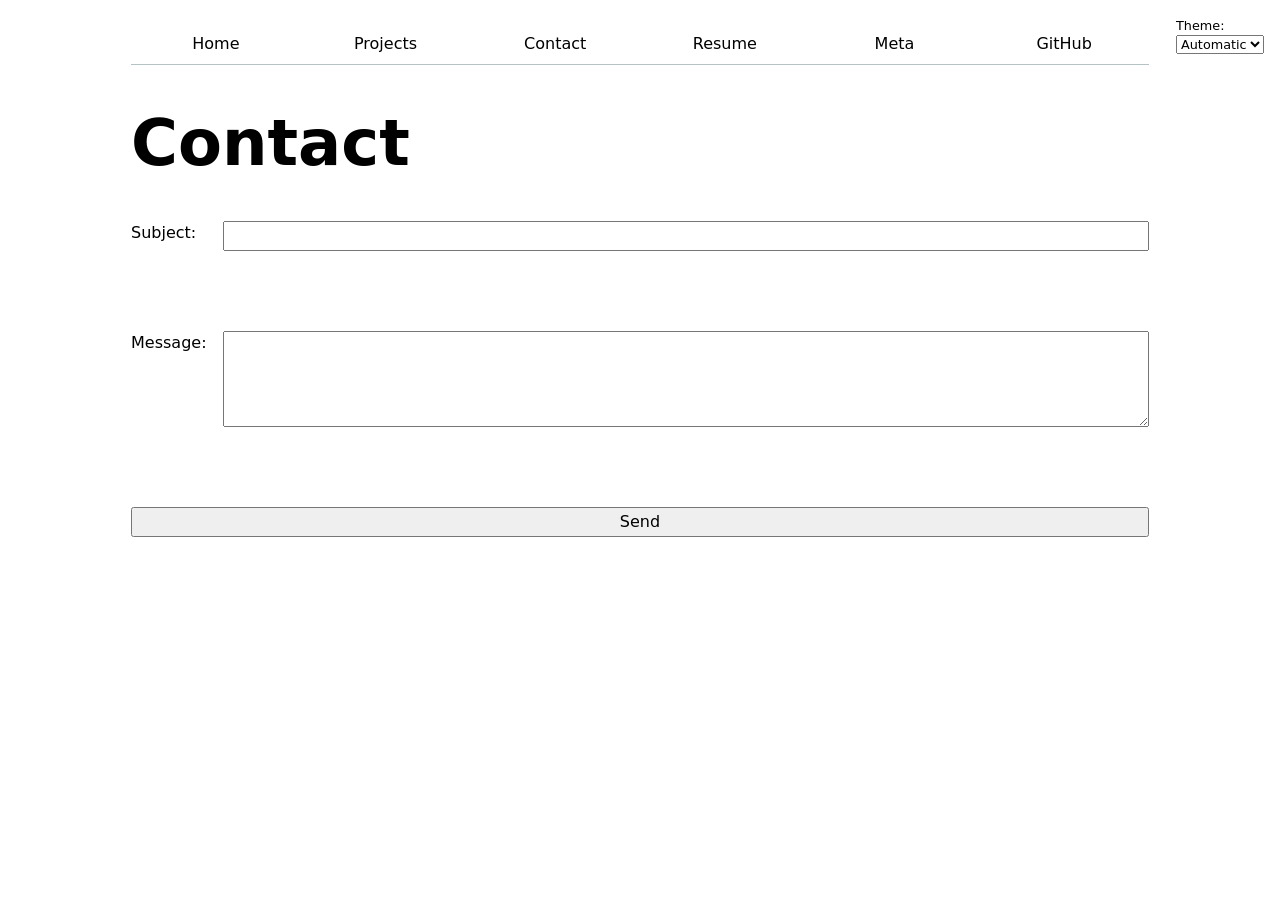
<file: contact/index.html>
<!DOCTYPE html>
<html lang="en">
<head>
    <meta charset="UTF-8">
    <meta name="viewport" content="width=device-width, initial-scale=1.0">
    <title>Contact</title>
    <link rel="stylesheet" href="../style.css">
</head>
<body>
    <h1>Contact</h1>
    <form action="mailto:k2peng@ucsd.edu" method="GET">

    <label>
      Subject:
      <input name="subject">
    </label>

    <br><br>

    <label>
      Message:
      <textarea name="body"></textarea>
    </label>

    <br><br>

    <button>Send</button>

  </form>
  <script type="module" src="../global.js"></script>
</body>
</html>
</file>
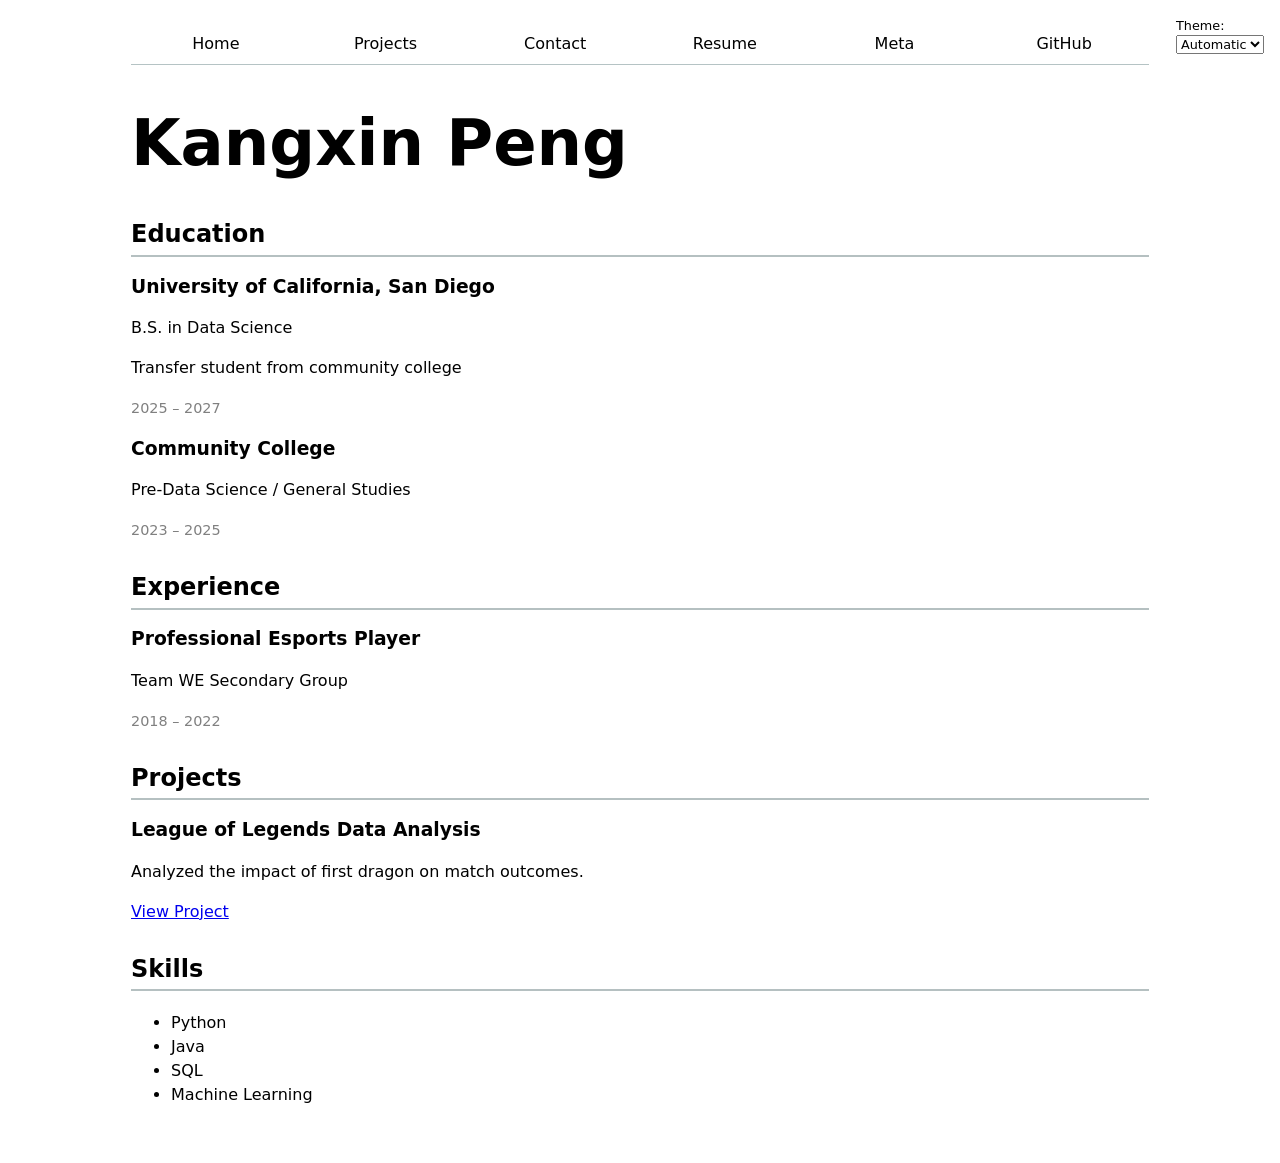
<file: resume/index.html>
<!DOCTYPE html>
<html lang="en">
<head>
    <meta charset="UTF-8">
    <meta name="viewport" content="width=device-width, initial-scale=1.0">
    <title>Resume</title>
    <link rel="stylesheet" href="../style.css">
</head>
<body>
    <script type="module" src="../global.js"></script>

    <h1>Kangxin Peng</h1>
    <section>
    <h2>Education</h2>

    <article>
        <h3>University of California, San Diego</h3>
        <p>B.S. in Data Science</p>
        <p>Transfer student from community college</p>
        <time>2025 – 2027</time>
    </article>

    <article>
        <h3>Community College</h3>
        <p>Pre-Data Science / General Studies</p>
        <time>2023 – 2025</time>
    </article>
</section>
    <section>
        <h2>Experience</h2>

        <article>
            <h3>Professional Esports Player</h3>
            <p>Team WE Secondary Group</p>
            <time>2018 – 2022</time>
        </article>
    </section>
    <section>
        <h2>Projects</h2>

        <article>
            <h3>League of Legends Data Analysis</h3>
            <p>Analyzed the impact of first dragon on match outcomes.</p>
            <a href="https://kpengds.github.io/The-Impact-of-the-First-Dragon-on-Match-Outcomes-in-League-of-Legends/">
                View Project
            </a>
        </article>
    </section>
    <section>
        <h2>Skills</h2>
        <ul>
            <li>Python</li>
            <li>Java</li>
            <li>SQL</li>
            <li>Machine Learning</li>
        </ul>
    </section>
</body>
</html>
</file>
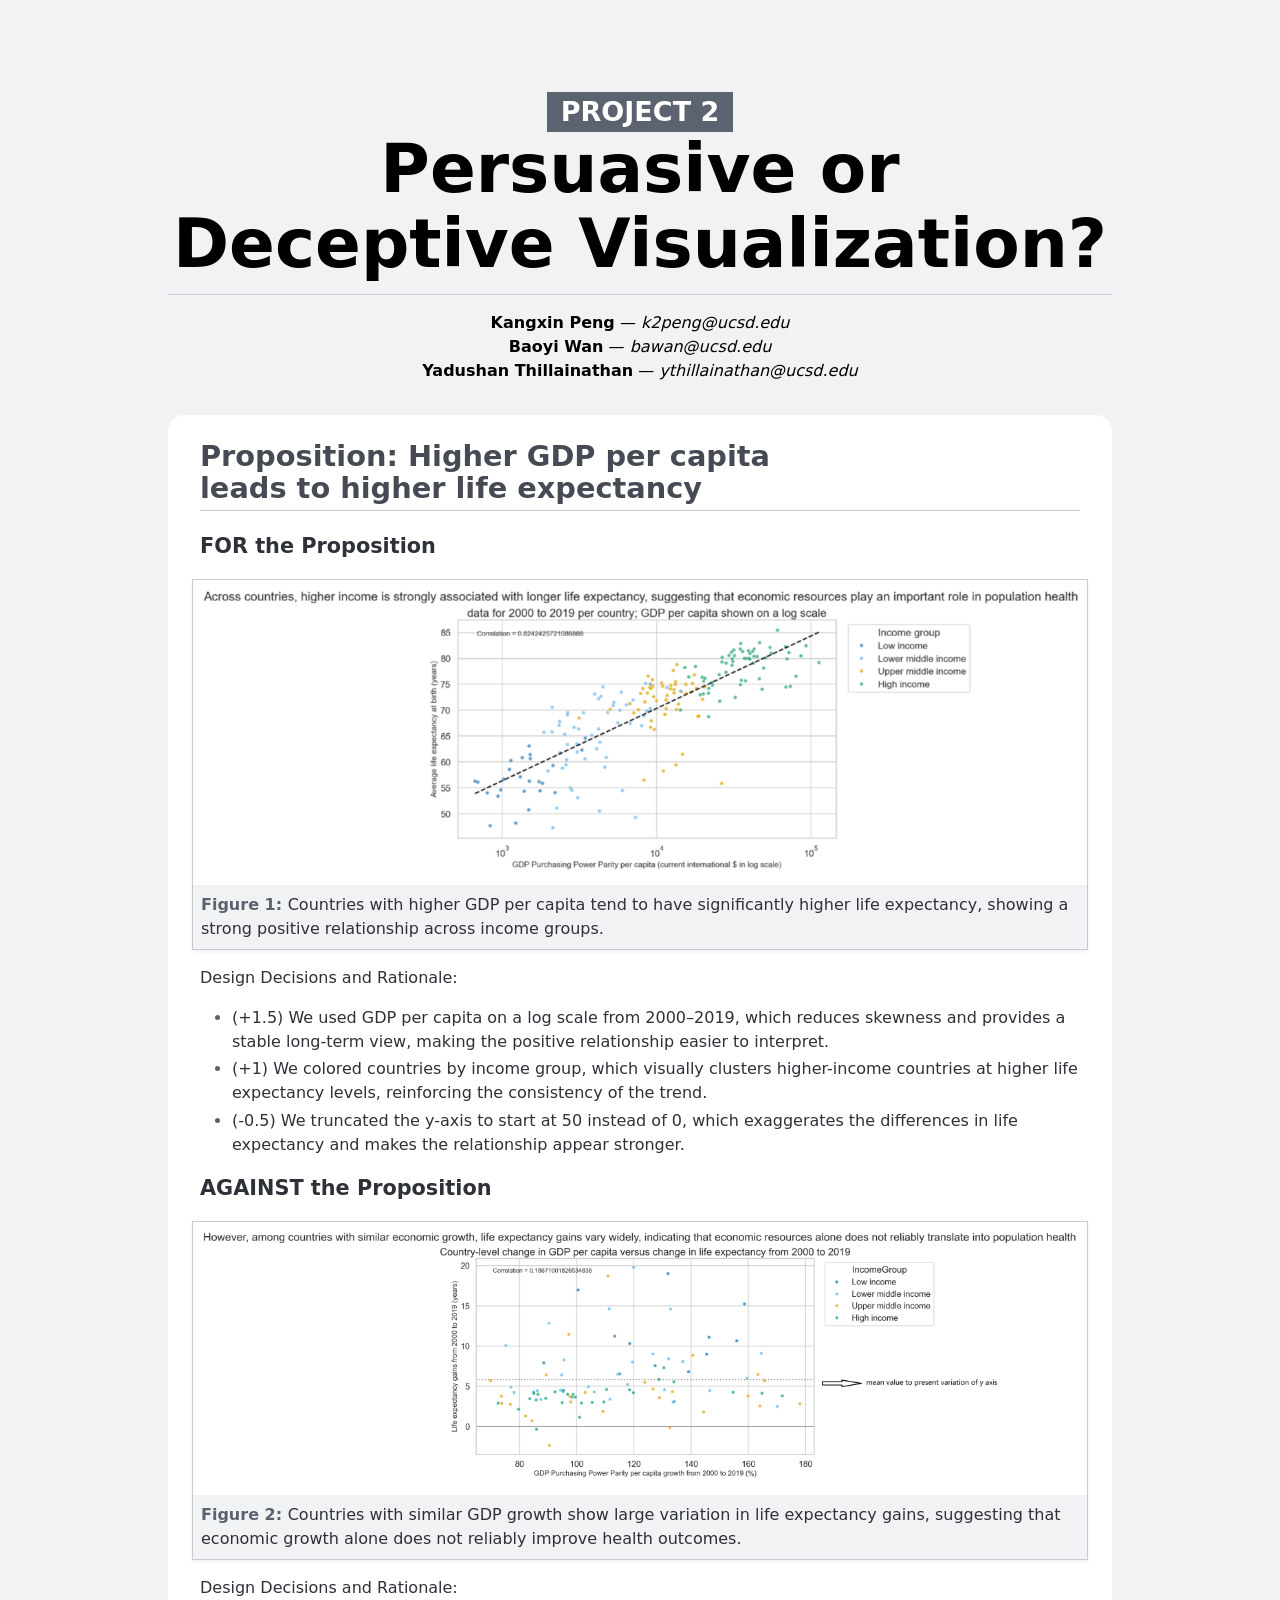
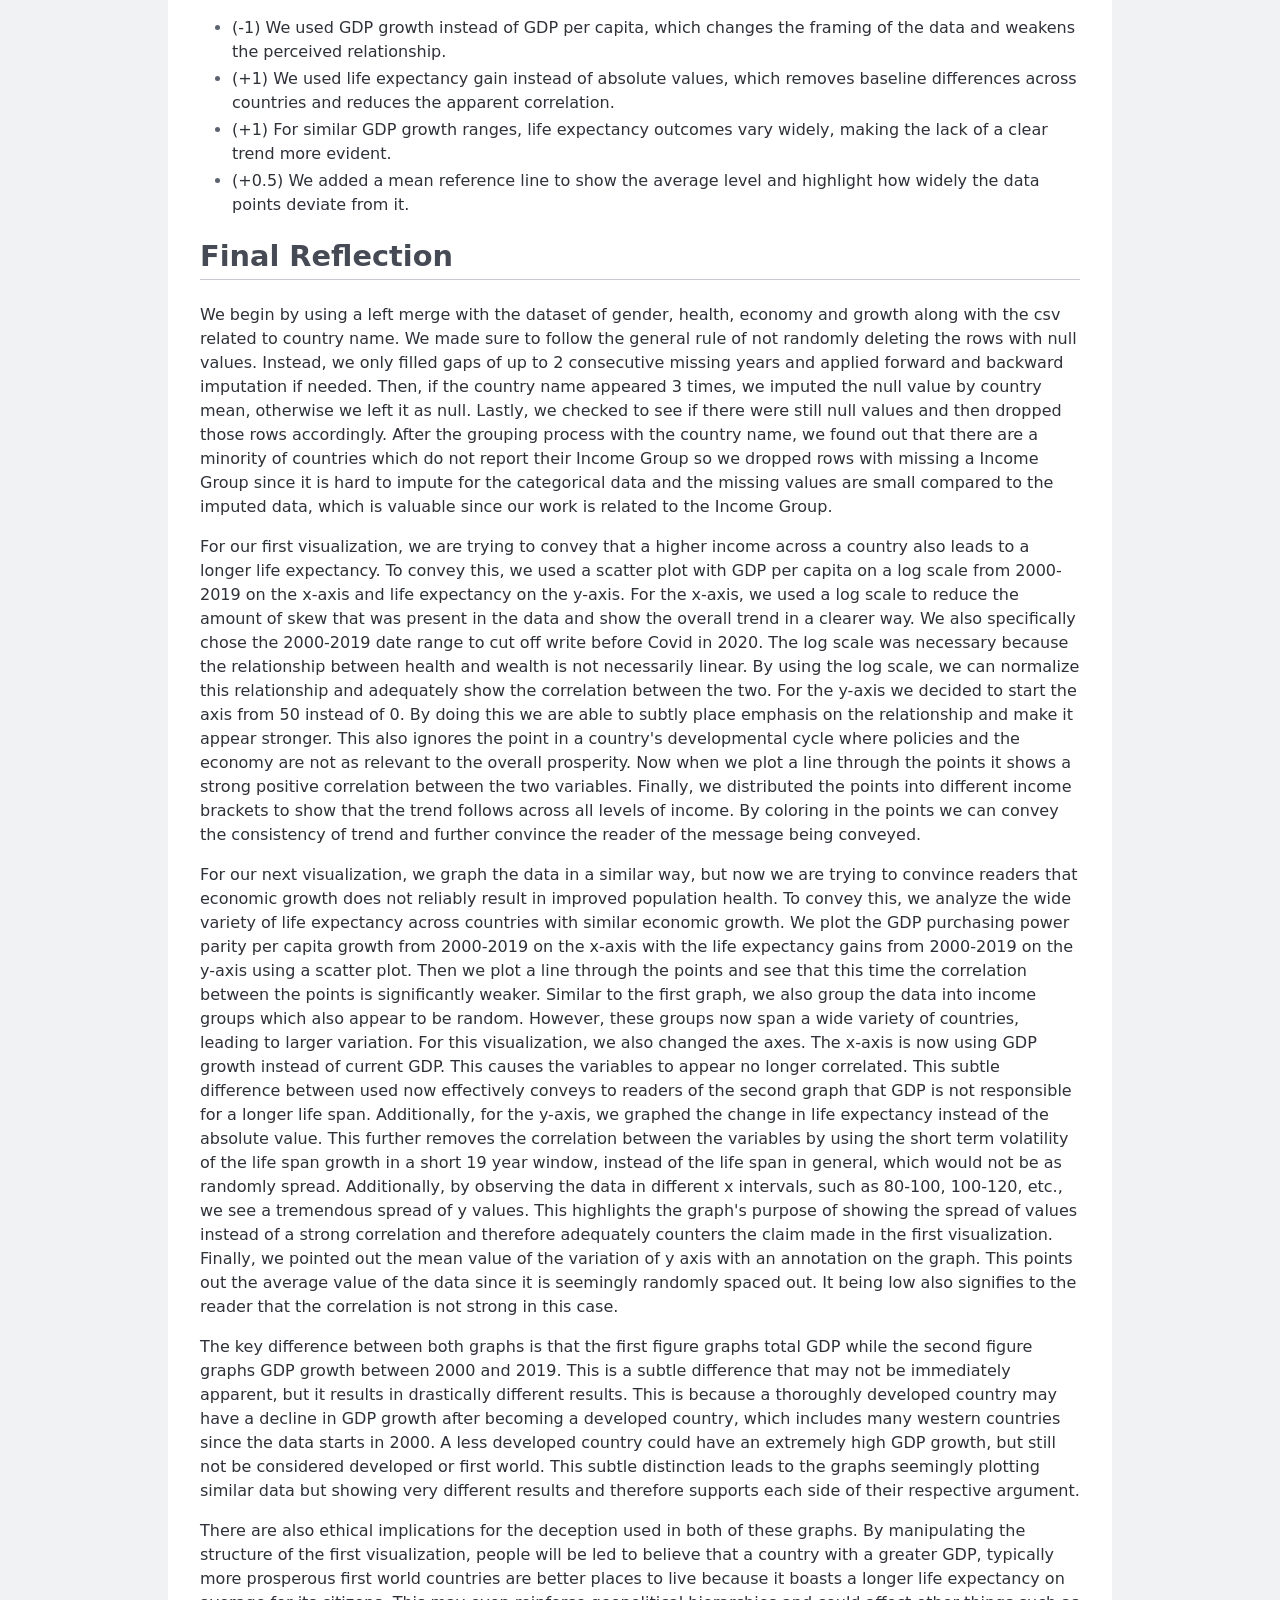
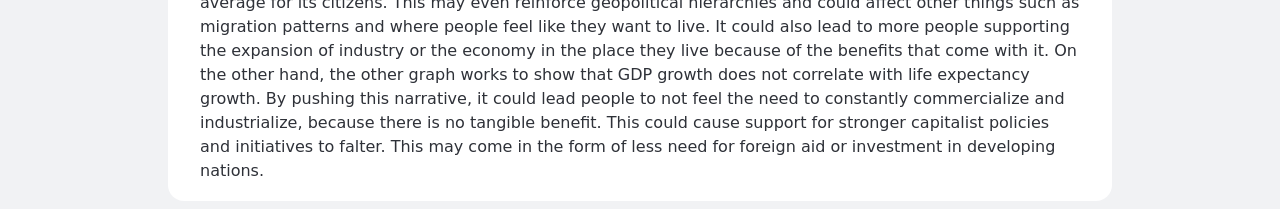
<file: project2/project2_report.html>
<!doctype html>
<html lang="en">
    <head>
        <title>Project 2 Report</title>
        <style>
            :root {
                --color-neutral-95: hsl(220 10% 95%);
                --color-neutral-90: hsl(220 10% 90%);
                --color-neutral-80: hsl(220 10% 80%);
                --color-neutral-70: hsl(220 10% 70%);
                --color-neutral-60: hsl(220 10% 60%);
                --color-neutral-50: hsl(220 10% 50%);
                --color-neutral-40: hsl(220 10% 40%);
                --color-neutral-30: hsl(220 10% 30%);
                --color-neutral-20: hsl(220 10% 20%);
                --color-neutral-10: hsl(220 10% 10%);
            }

            html {
                font: 100%/1.5 system-ui;
                counter-reset: figure;
                background: var(--color-neutral-95);
                max-width: min(75vw, 80em);
                margin: 0 auto;
            }

            /* Images */
            figure {
                text-align: center;
            }

            img {
                width: 100%;
                max-width: 1000px;
                border-radius: 8px;
            }

            /* Headings */

            h1,
            h2,
            h3,
            h4,
            h5,
            h6 {
                line-height: 1.1;
                font-weight: 600;
                text-wrap: balance;
            }

            h1,
            h2 {
                border-bottom: 1px solid var(--color-neutral-80);
                padding-bottom: 0.2em;
            }

            h1 {
                margin-block: 1em 0.5rem;
                font-size: clamp(2.5em, 150% + 2vh + 2vw, 10vmin);
                font-weight: 800;

                small {
                    display: block;
                    width: fit-content;
                    padding: 0.2em 0.5em;
                    margin-inline: auto;
                    color: white;
                    background: var(--color-neutral-40);
                    font-size: 40%;
                    text-transform: uppercase;
                    white-space: nowrap;
                }
            }

            h2 {
                font-size: 180%;
                color: var(--color-neutral-30);
            }

            h3 {
                font-size: 130%;
            }

            /* Lists */

            ul,
            ol {
                padding-inline-start: 2em;
            }

            li {
                &::marker {
                    color: var(--color-neutral-40);
                }

                + li {
                    margin-top: 0.2em;
                }
            }

            /* Sectioning elements */

            header {
                padding-block: 1em;
                text-align: center;
            }

            main {
                background: white;
                color: var(--color-neutral-20);
                border-radius: 1rem;
                padding: 0.1rem 2rem;
            }

            /* Figures */

            figure {
                margin: 1em 0;
                padding: 0.5rem;
                margin-inline: -0.5em;
                border: 1px solid var(--color-neutral-80);
                box-shadow: 0 0.1em 0.2em var(--color-neutral-95);
                text-align: center;
                background: white;

                > figcaption {
                    font: 500 75% var(--font-sans);
                    background: var(--color-neutral-95);
                    padding: 0.5rem;
                    margin: -0.5rem;
                    margin-top: 0.5rem;
                    counter-increment: figure;
                    text-align: left;

                    &::before {
                        content: "Figure " counter(figure) ": ";
                        font-weight: bold;
                        color: var(--color-neutral-40);
                    }

                    a:not(:hover, :focus, :active) {
                        color: inherit;
                        text-decoration: underline;
                        text-decoration-color: color-mix(
                            in lab,
                            currentColor,
                            transparent 70%
                        );
                    }
                }
            }
        </style>
    </head>

    <body>
        <header>
            <h1>
                <small>Project 2</small>
                Persuasive or Deceptive Visualization?
            </h1>

            <p>
                <strong>Kangxin Peng</strong> — <em>k2peng@ucsd.edu</em><br>
                <strong>Baoyi Wan</strong> — <em>bawan@ucsd.edu</em><br>
                <strong>Yadushan Thillainathan</strong> — <em>ythillainathan@ucsd.edu</em>
            </p>
        </header>

        <main>
            <h2>Proposition: Higher GDP per capita leads to higher life expectancy</h2>

            <section>
                <h3>FOR the Proposition</h3>

                <figure>
                    <img src="image1.png" alt="" />
                    <figcaption>Countries with higher GDP per capita tend to have significantly higher life expectancy, showing a strong positive relationship across income groups.</figcaption>
                </figure>

                <p>Design Decisions and Rationale:</p>

                <ul>
                    <li>(+1.5) We used GDP per capita on a log scale from 2000–2019, which reduces skewness and provides a stable long-term view, making the positive relationship easier to interpret.</li>
                    <li>(+1) We colored countries by income group, which visually clusters higher-income countries at higher life expectancy levels, reinforcing the consistency of the trend.</li>
                    <li>(-0.5) We truncated the y-axis to start at 50 instead of 0, which exaggerates the differences in life expectancy and makes the relationship appear stronger.</li>
                </ul>
            </section>

            <section>
                <h3>AGAINST the Proposition</h3>

                <figure>
                    <img src="image2.png" alt="" />
                    <figcaption>Countries with similar GDP growth show large variation in life expectancy gains, suggesting that economic growth alone does not reliably improve health outcomes.</figcaption>
                </figure>

                <p>Design Decisions and Rationale:</p>

                <ul>
                    <li>(-1) We used GDP growth instead of GDP per capita, which changes the framing of the data and weakens the perceived relationship.</li>
                    <li>(+1) We used life expectancy gain instead of absolute values, which removes baseline differences across countries and reduces the apparent correlation.</li>
                    <li>(+1) For similar GDP growth ranges, life expectancy outcomes vary widely, making the lack of a clear trend more evident.</li>
                    <li>(+0.5) We added a mean reference line to show the average level and highlight how widely the data points deviate from it.</li>
                </ul>
            </section>

            <section>
                <h2>Final Reflection</h2>

                <p>We begin by using a left merge with the dataset of gender, health, economy and growth along with the csv related to country name. We made sure to follow the general rule of not randomly deleting the rows with null values. Instead, we only filled gaps of up to 2 consecutive missing years and applied forward and backward imputation if needed. Then, if the country name appeared 3 times, we imputed the null value by country mean, otherwise we left it as null. Lastly, we checked to see if there were still null values and then dropped those rows accordingly. After the grouping process with the country name, we found out that there are a minority of countries which do not report their Income Group so we dropped rows with missing a Income Group since it is hard to impute for the categorical data and the missing values are small compared to the imputed data, which is valuable since our work is related to the Income Group.</p>
                <p>For our first visualization, we are trying to convey that a higher income across a country also leads to a longer life expectancy. To convey this, we used a scatter plot with GDP per capita on a log scale from 2000-2019 on the x-axis and life expectancy on the y-axis. For the x-axis, we used a log scale to reduce the amount of skew that was present in the data and show the overall trend in a clearer way. We also specifically chose the 2000-2019 date range to cut off write before Covid in 2020. The log scale was necessary because the relationship between health and wealth is not necessarily linear. By using the log scale, we can normalize this relationship and adequately show the correlation between the two. For the y-axis we decided to start the axis from 50 instead of 0. By doing this we are able to subtly place emphasis on the relationship and make it appear stronger. This also ignores the point in a country's developmental cycle where policies and the economy are not as relevant to the overall prosperity. Now when we plot a line through the points it shows a strong positive correlation between the two variables. Finally, we distributed the points into different income brackets to show that the trend follows across all levels of income. By coloring in the points we can convey the consistency of trend and further convince the reader of the message being conveyed.</p>
                <p>For our next visualization, we graph the data in a similar way, but now we are trying to convince readers that economic growth does not reliably result in improved population health. To convey this, we analyze the wide variety of life expectancy across countries with similar economic growth. We plot the GDP purchasing power parity per capita growth from 2000-2019 on the x-axis with the life expectancy gains from 2000-2019 on the y-axis using a scatter plot. Then we plot a line through the points and see that this time the correlation between the points is significantly weaker. Similar to the first graph, we also group the data into income groups which also appear to be random. However, these groups now span a wide variety of countries, leading to larger variation. For this visualization, we also changed the axes. The x-axis is now using GDP growth instead of current GDP. This causes the variables to appear no longer correlated. This subtle difference between used now effectively conveys to readers of the second graph that GDP is not responsible for a longer life span. Additionally, for the y-axis, we graphed the change in life expectancy instead of the absolute value. This further removes the correlation between the variables by using the short term volatility of the life span growth in a short 19 year window, instead of the life span in general, which would not be as randomly spread. Additionally, by observing the data in different x intervals, such as 80-100, 100-120, etc., we see a tremendous spread of y values. This highlights the graph's purpose of showing the spread of values instead of a strong correlation and therefore adequately counters the claim made in the first visualization. Finally, we pointed out the mean value of the variation of y axis with an annotation on the graph. This points out the average value of the data since it is seemingly randomly spaced out. It being low also signifies to the reader that the correlation is not strong in this case.</p>
                <p>The key difference between both graphs is that the first figure graphs total GDP while the second figure graphs GDP growth between 2000 and 2019. This is a subtle difference that may not be immediately apparent, but it results in drastically different results. This is because a thoroughly developed country may have a decline in GDP growth after becoming a developed country, which includes many western countries since the data starts in 2000. A less developed country could have an extremely high GDP growth, but still not be considered developed or first world. This subtle distinction leads to the graphs seemingly plotting similar data but showing very different results and therefore supports each side of their respective argument.</p>
                <p>There are also ethical implications for the deception used in both of these graphs. By manipulating the structure of the first visualization, people will be led to believe that a country with a greater GDP, typically more prosperous first world countries are better places to live because it boasts a longer life expectancy on average for its citizens. This may even reinforce geopolitical hierarchies and could affect other things such as migration patterns and where people feel like they want to live. It could also lead to more people supporting the expansion of industry or the economy in the place they live because of the benefits that come with it. On the other hand, the other graph works to show that GDP growth does not correlate with life expectancy growth. By pushing this narrative, it could lead people to not feel the need to constantly commercialize and industrialize, because there is no tangible benefit. This could cause support for stronger capitalist policies and initiatives to falter. This may come in the form of less need for foreign aid or investment in developing nations.</p>
            </section>
        </main>
    <script defer src="https://static.cloudflareinsights.com/beacon.min.js/v8c78df7c7c0f484497ecbca7046644da1771523124516" integrity="sha512-8DS7rgIrAmghBFwoOTujcf6D9rXvH8xm8JQ1Ja01h9QX8EzXldiszufYa4IFfKdLUKTTrnSFXLDkUEOTrZQ8Qg==" data-cf-beacon='{"version":"2024.11.0","token":"c822b88e119346678db149ed7b7721c9","r":1,"server_timing":{"name":{"cfCacheStatus":true,"cfEdge":true,"cfExtPri":true,"cfL4":true,"cfOrigin":true,"cfSpeedBrain":true},"location_startswith":null}}' crossorigin="anonymous"></script>
</body>
</html>
</file>
<file: style.css>
body {
  /* Set line height to 1.5 times the font size
	   and use the OS’s UI font as the website font
	 */
  font: 100%/1.5 system-ui;

  max-width: 100ch;
  margin-inline: auto;
  padding: 1em;
}

nav {
  --border-color: oklch(50% 10% 200 / 40%);
  display: flex;
  margin-bottom: 1em;
  border-bottom: 1px solid var(--border-color);
}

nav a {
  flex: 1;
  text-decoration: none;
  color: inherit;
  text-align: center;
  padding: 0.5em;
}

html {
  --color-accent: oklch(65% 50% 0);
  accent-color: var(--color-accent);
  color-scheme: light dark;
}

nav a.current {
  border-bottom: 0.4em solid oklch(80% 3% 200);
  padding-bottom: 0.1em;
}

nav a:hover {
  border-bottom: 0.4em solid var(--color-accent);
  background-color: color-mix(in oklch, var(--color-accent), canvas 85%);
}

input,
textarea,
button {
  font: inherit;
  width: 100%;
  box-sizing: border-box;
}

form {
  display: grid;
  grid-template-columns: auto 1fr;
  gap: 1em;
}

label {
  display: grid;
  grid-template-columns: subgrid;
  grid-column: 1 / -1;
}

button {
  grid-column: 1 / -1;
}

textarea {
  min-height: 6em;
}

.projects {
  display: grid;
  grid-template-columns: repeat(auto-fill, minmax(15em, 1fr));
  gap: 1em;
}

.projects article {
  display: grid;
  grid-template-rows: subgrid;
  grid-row: span 3;
  gap: 1em;
}

.projects h2 {
  margin: 0;
}

h1 {
  font-size: 400%;
}

h1, h2, h3, h4, h5, h6 {
  line-height: 1.1;
  text-wrap: balance;
}

section {
  margin-block: 2em;
}

section h2 {
  border-bottom: 2px solid oklch(80% 3% 200);
  padding-bottom: 0.3em;
}

article {
  margin-block: 1em;
}

time {
  color: gray;
  font-size: 0.9em;
}

.color-scheme {
  position: absolute;
  top: 1rem;
  right: 1rem;
  font-size: 80%;
}

select {
  font: inherit;
}

.project-year {
  color: gray;
  font-size: 0.9em;
  font-family: Baskerville;
  font-variant-numeric: oldstyle-nums;
}

#projects-plot {
  max-width: 20em;
  margin-block: 2em;
  overflow: visible;
}

.legend {
  display: grid;
  grid-template-columns: repeat(auto-fill, minmax(9em, 1fr));
  gap: 1em;
  border: 1px solid oklch(80% 3% 200);
  padding: 1em;
  margin-block: 2em;
  list-style: none;
}

.legend li {
  display: flex;
  align-items: center;
  gap: 0.5em;
}

.swatch {
  display: inline-block;
  width: 1em;
  aspect-ratio: 1 / 1;
  background-color: var(--color);
  border-radius: 0.2em;
}

.container {
  display: flex;
  align-items: center;
  gap: 2em;
}

.legend {
  flex: 1;
}

#projects-plot:has(path:hover) path:not(:hover) {
  opacity: 0.5;
}

#projects-plot path {
  transition: 300ms;
  cursor: pointer;
}

.selected {
  --color: oklch(60% 45% 0) !important;
}

.selected:is(path) {
  fill: var(--color);
}

.stats {
  display: grid;
  grid-template-columns: repeat(5, 1fr);
  gap: 1em;
  margin-top: 2em;
}

.stats dt {
  font-size: 0.8em;
  text-transform: uppercase;
  color: gray;
}

.stats dd {
  font-size: 2em;
  margin: 0;
}

.gridlines line {
  stroke: lightgray;
  stroke-opacity: 0.4;
}

.gridlines path {
  display: none;
}

dl.info {
  display: grid;
  grid-template-columns: max-content auto;
  gap: 0.5em 1em;
  margin: 0;
  padding: 1em;

  transition-duration: 500ms;
  transition-property: opacity, visibility;
}

dl.info dt {
  font-weight: bold;
  color: gray;
}

dl.info dd {
  margin: 0;
}

dl.info[hidden]:not(:hover, :focus-within) {
  opacity: 0;
  visibility: hidden;
}

.tooltip {
  position: fixed;
  top: 1em;
  left: 1em;

  background: rgba(255, 255, 255, 0.9);
  border-radius: 10px;
  box-shadow: 0 4px 12px rgba(0,0,0,0.15);
  backdrop-filter: blur(4px);

  z-index: 1000;
}

circle {
  transition: 200ms;
  transform-origin: center;
  transform-box: fill-box;
}

circle:hover {
  transform: scale(1.5);
}

circle.selected {
  fill: #ff6b6b;
}

@keyframes marching-ants {
  to {
    stroke-dashoffset: -8;
  }
}

.selection {
  fill-opacity: 0.1;
  stroke: black;
  stroke-opacity: 0.7;
  stroke-dasharray: 5 3;
  animation: marching-ants 2s linear infinite;
}
</file>
